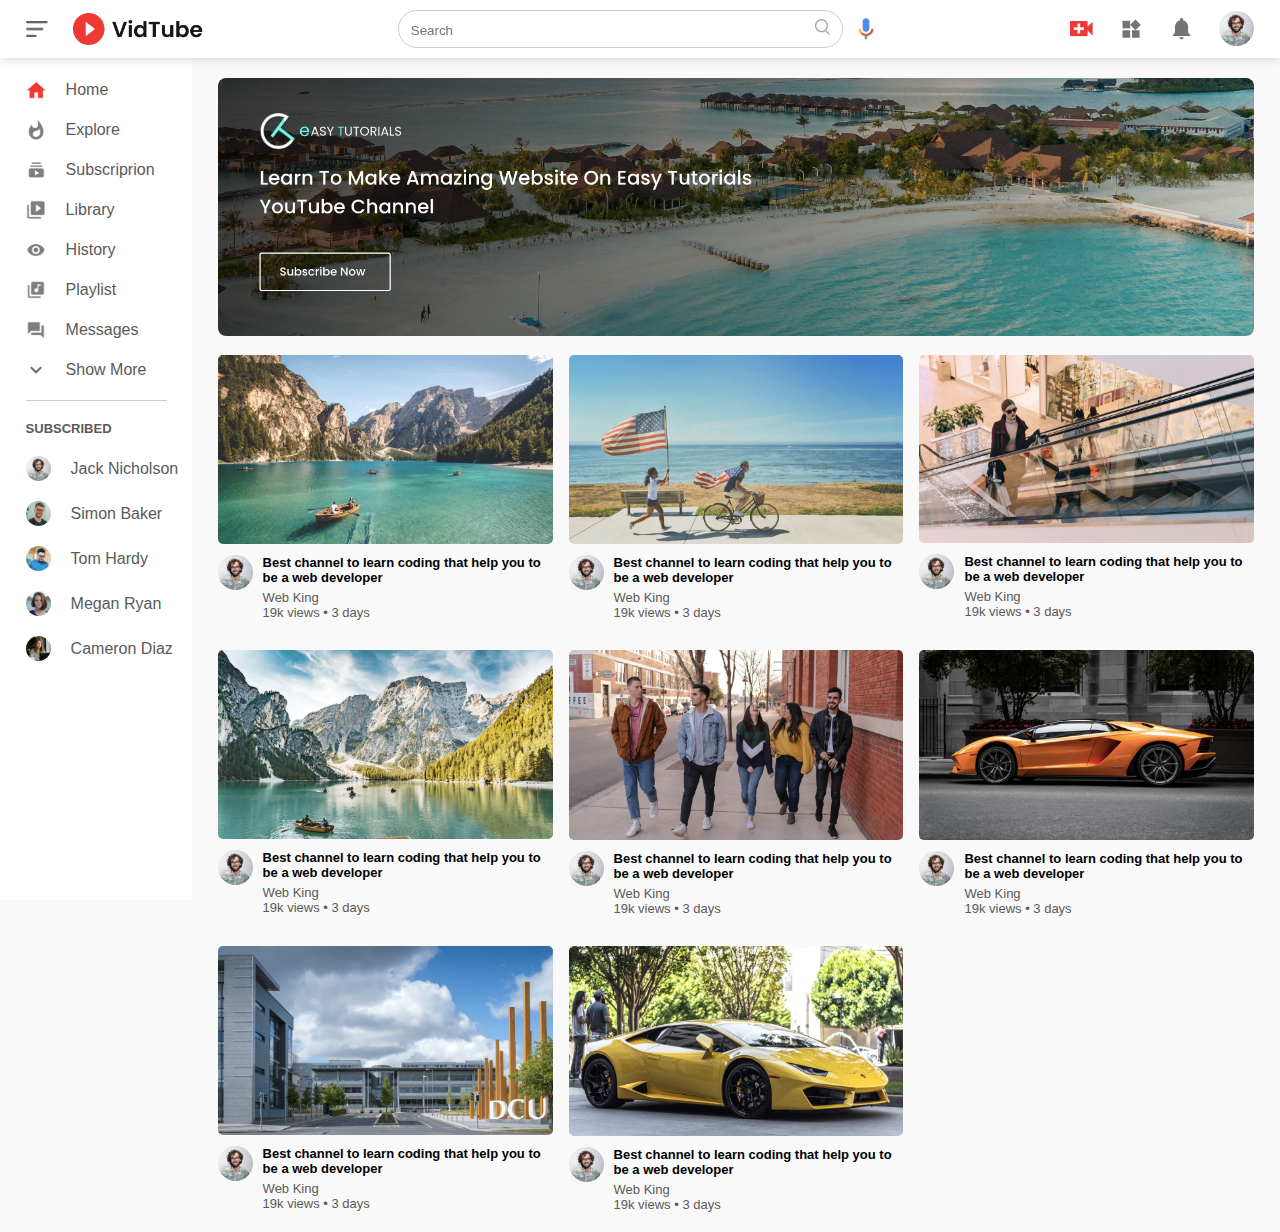
<file: index.html>
<!DOCTYPE html>
<html lang="en">
<head>
    <meta charset="UTF-8">
    <meta name="viewport" content="width=device-width, initial-scale=1.0">
    <title>VidTube</title>
    <link rel="stylesheet" href="style.css">
</head>
<body>

    <nav class="flex-div">
       <div class="nav-left flex-div">
        <img src="images/menu.png" alt="" class="menu-icon">
        <img src="images/logo.png" alt="" class="logo">
       </div> 
       <div class="nav-middle flex-div">
        <div class="search-box">
            <input type="text" placeholder="Search">
            <img src="images/search.png" alt="">
        </div>
        <img src="images/voice-search.png" alt="" class="mic-icon">
       </div> 
       <div class="nav-right flex-div" >
        <img src="images/upload.png  " alt="">
        <img src="images/more.png " alt="">
        <img src="images/notification.png  " alt="">
        <img src="images/Jack.png" alt="" class="user-icon">
       </div> 
    </nav>

    <!-- ------------sidebar-------------- -->
    <div class="sidebar">
        <div class="shortcut-links">
            <a href=""><img src="images/home.png" alt=""><p>Home</p></a>
            <a href=""><img src="images/explore.png" alt=""><p>Explore</p></a>
            <a href=""><img src="images/subscriprion.png" alt=""><p>Subscriprion</p></a>
            <a href=""><img src="images/library.png" alt=""><p>Library</p></a>
            <a href=""><img src="images/history.png" alt=""><p>History</p></a>
            <a href=""><img src="images/playlist.png" alt=""><p>Playlist</p></a>
            <a href=""><img src="images/messages.png" alt=""><p>Messages</p></a>
            <a href=""><img src="images/show-more.png" alt=""><p>Show More</p></a>
            <hr>
        </div>
        <div class="subscribed-list">
            <h3>SUBSCRIBED</h3>
            <a href=""><img src="images/Jack.png" alt=""><p>Jack Nicholson</p></a>
            <a href=""><img src="images/simon.png" alt=""><p>Simon Baker</p></a>
            <a href=""><img src="images/tom.png" alt=""><p>Tom Hardy</p></a>
            <a href=""><img src="images/megan.png" alt=""><p>Megan Ryan</p></a>
            <a href=""><img src="images/cameron.png" alt=""><p>Cameron Diaz</p></a>
        </div>
    </div>


    <!-- ---------------------main--------------- -->
    <div class="container">
        <div class="banner">
            <img src="images/banner.png" alt="">
        </div>
        <div class="list-container">
            <div class="vid-list">
                <a href="video.html"><img src="images/thumbnail1.png" alt="" class="thumbnail"></a>
                <div class="flex-div">
                    <img src="images/Jack.png" alt="">
                    <div class="vid-info">
                        <a href="video.html">Best channel to learn coding that help you to be a web developer</a>
                        <p>Web King</p>
                        <p>19k views &bull; 3 days</p>
                    </div>
                </div>
            </div>
            <div class="vid-list">
                <a href=""><img src="images/thumbnail2.png" alt="" class="thumbnail"></a>
                <div class="flex-div">
                    <img src="images/Jack.png" alt="">
                    <div class="vid-info">
                        <a href="">Best channel to learn coding that help you to be a web developer</a>
                        <p>Web King</p>
                        <p>19k views &bull; 3 days</p>
                    </div>
                </div>
            </div>
            <div class="vid-list">
                <a href=""><img src="images/thumbnail3.png" alt="" class="thumbnail"></a>
                <div class="flex-div">
                    <img src="images/Jack.png" alt="">
                    <div class="vid-info">
                        <a href="">Best channel to learn coding that help you to be a web developer</a>
                        <p>Web King</p>
                        <p>19k views &bull; 3 days</p>
                    </div>
                </div>
            </div>
            <div class="vid-list">
                <a href=""><img src="images/thumbnail4.png" alt="" class="thumbnail"></a>
                <div class="flex-div">
                    <img src="images/Jack.png" alt="">
                    <div class="vid-info">
                        <a href="">Best channel to learn coding that help you to be a web developer</a>
                        <p>Web King</p>
                        <p>19k views &bull; 3 days</p>
                    </div>
                </div>
            </div>
            <div class="vid-list">
                <a href=""><img src="images/thumbnail5.png" alt="" class="thumbnail"></a>
                <div class="flex-div">
                    <img src="images/Jack.png" alt="">
                    <div class="vid-info">
                        <a href="">Best channel to learn coding that help you to be a web developer</a>
                        <p>Web King</p>
                        <p>19k views &bull; 3 days</p>
                    </div>
                </div>
            </div>
            <div class="vid-list">
                <a href=""><img src="images/thumbnail6.png" alt="" class="thumbnail"></a>
                <div class="flex-div">
                    <img src="images/Jack.png" alt="">
                    <div class="vid-info">
                        <a href="">Best channel to learn coding that help you to be a web developer</a>
                        <p>Web King</p>
                        <p>19k views &bull; 3 days</p>
                    </div>
                </div>
            </div>
            <div class="vid-list">
                <a href=""><img src="images/thumbnail7.png" alt="" class="thumbnail"></a>
                <div class="flex-div">
                    <img src="images/Jack.png" alt="">
                    <div class="vid-info">
                        <a href="">Best channel to learn coding that help you to be a web developer</a>
                        <p>Web King</p>
                        <p>19k views &bull; 3 days</p>
                    </div>
                </div>
            </div>
            <div class="vid-list">
                <a href=""><img src="images/thumbnail8.png" alt="" class="thumbnail"></a>
                <div class="flex-div">
                    <img src="images/Jack.png" alt="">
                    <div class="vid-info">
                        <a href="">Best channel to learn coding that help you to be a web developer</a>
                        <p>Web King</p>
                        <p>19k views &bull; 3 days</p>
                    </div>
                </div>
            </div>
        </div>
    </div>

<script src="script.js"></script>
</body>
</html>
</file>
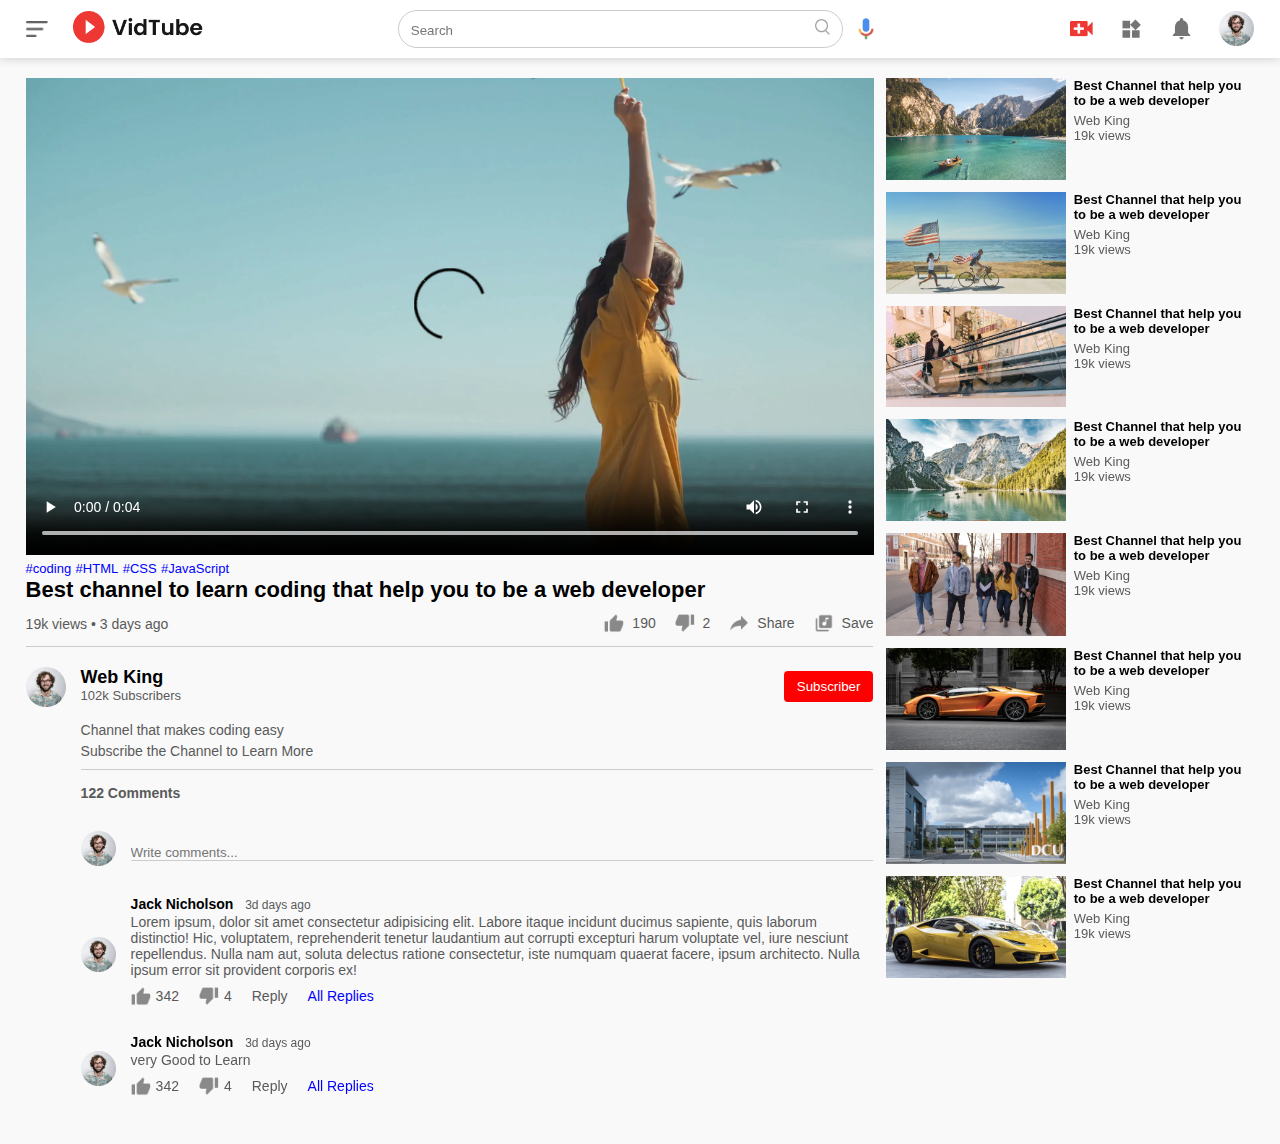
<file: video.html>
<!DOCTYPE html>
<html lang="en">
<head>
    <meta charset="UTF-8">
    <meta name="viewport" content="width=device-width, initial-scale=1.0">
    <title>Video Page</title>
    <link rel="stylesheet" href="style.css">
</head>
<body>
    <nav class="flex-div">
        <div class="nav-left flex-div">
         <img src="images/menu.png" alt="" class="menu-icon">
         <a href="./index.html"><img src="images/logo.png" alt="" class="logo"></a>
        </div> 
        <div class="nav-middle flex-div">
         <div class="search-box">
             <input type="text" placeholder="Search">
             <img src="images/search.png" alt="">
         </div>
         <img src="images/voice-search.png" alt="" class="mic-icon">
        </div> 
        <div class="nav-right flex-div" >
         <img src="images/upload.png  " alt="">
         <img src="images/more.png " alt="">
         <img src="images/notification.png  " alt="">
         <img src="images/Jack.png" alt="" class="user-icon">
        </div> 
     </nav>

     <div class="container play-container">
        <div class="row">
            <div class="play-video">
                <video controls autoplay>
                    <source src="images/video.mp4" type="video/mp4">
                </video>
                <div class="tags">
                    <a href="">#coding</a> <a href="">#HTML</a> <a href="">#CSS</a> <a href="">#JavaScript</a>
                </div>
                <h3>Best channel to learn coding that help you to be a web developer</h3>
                <div class="play-video-info">
                    <p>19k views &bull; 3 days ago</p>
                    <div>
                        <a href=""><img src="images/like.png" alt="">190</a>
                        <a href=""><img src="images/dislike.png" alt="">2</a>
                        <a href=""><img src="images/share.png" alt="">Share</a>
                        <a href=""><img src="images/save.png" alt="">Save</a>
                    </div>
                </div>
                <hr>
                <div class="plublisher">
                    <img src="images/Jack.png" alt="">
                    <div>
                        <p>Web King</p>
                        <span>102k Subscribers</span>
                    </div>
                    <button type="button">Subscriber</button>
                </div>
                <div class="vid-description">
                    <p>Channel that makes coding easy</p>
                    <p>Subscribe the Channel to Learn More</p>
                    <hr>
                    <h4>122 Comments</h4>

                    <div class="add-comment">
                        <img src="images/Jack.png" alt="">
                        <input type="text" placeholder="Write comments...">
                    </div>
                    <div class="old-comment">
                        <img src="images/Jack.png" alt="">
                        <div>
                            <h3>Jack Nicholson <span>3d days ago</span></h3>
                            <p>Lorem ipsum, dolor sit amet consectetur adipisicing elit. Labore itaque incidunt ducimus sapiente, quis laborum distinctio! Hic, voluptatem, reprehenderit tenetur laudantium aut corrupti excepturi harum voluptate vel, iure nesciunt repellendus. Nulla nam aut, soluta delectus ratione consectetur, iste numquam quaerat facere, ipsum architecto. Nulla ipsum error sit provident corporis ex!</p>
                            <div class="comment-action">
                                <img src="images/like.png" alt="">
                                <span>342</span>
                                <img src="images/dislike.png" alt="">
                                <span>4</span>
                                <span>Reply</span>
                                <a href="">All Replies</a>
                            </div>
                        </div>
                    </div>
                    <div class="old-comment">
                        <img src="images/Jack.png" alt="">
                        <div>
                            <h3>Jack Nicholson <span>3d days ago</span></h3>
                            <p>very Good to Learn</p>
                            <div class="comment-action">
                                <img src="images/like.png" alt="">
                                <span>342</span>
                                <img src="images/dislike.png" alt="">
                                <span>4</span>
                                <span>Reply</span>
                                <a href="">All Replies</a>
                            </div>
                        </div>
                    </div>
                </div>

            </div>
            <div class="right-sidebar">
                <div class="side-video-list">
                    <a href="" class="small-thumbnail"><img src="images/thumbnail1.png" alt=""></a>
                    <div class="vid-info">
                        <a href="">Best Channel that help you to be a web developer</a>
                        <p>Web King</p>
                        <p>19k views</p>
                    </div>
                </div>
                <div class="side-video-list">
                    <a href="" class="small-thumbnail"><img src="images/thumbnail2.png" alt=""></a>
                    <div class="vid-info">
                        <a href="">Best Channel that help you to be a web developer</a>
                        <p>Web King</p>
                        <p>19k views</p>
                    </div>
                </div>
                <div class="side-video-list">
                    <a href="" class="small-thumbnail"><img src="images/thumbnail3.png" alt=""></a>
                    <div class="vid-info">
                        <a href="">Best Channel that help you to be a web developer</a>
                        <p>Web King</p>
                        <p>19k views</p>
                    </div>
                </div>
                <div class="side-video-list">
                    <a href="" class="small-thumbnail"><img src="images/thumbnail4.png" alt=""></a>
                    <div class="vid-info">
                        <a href="">Best Channel that help you to be a web developer</a>
                        <p>Web King</p>
                        <p>19k views</p>
                    </div>
                </div>
                <div class="side-video-list">
                    <a href="" class="small-thumbnail"><img src="images/thumbnail5.png" alt=""></a>
                    <div class="vid-info">
                        <a href="">Best Channel that help you to be a web developer</a>
                        <p>Web King</p>
                        <p>19k views</p>
                    </div>
                </div>
                <div class="side-video-list">
                    <a href="" class="small-thumbnail"><img src="images/thumbnail6.png" alt=""></a>
                    <div class="vid-info">
                        <a href="">Best Channel that help you to be a web developer</a>
                        <p>Web King</p>
                        <p>19k views</p>
                    </div>
                </div>
                <div class="side-video-list">
                    <a href="" class="small-thumbnail"><img src="images/thumbnail7.png" alt=""></a>
                    <div class="vid-info">
                        <a href="">Best Channel that help you to be a web developer</a>
                        <p>Web King</p>
                        <p>19k views</p>
                    </div>
                </div>
                <div class="side-video-list">
                    <a href="" class="small-thumbnail"><img src="images/thumbnail8.png" alt=""></a>
                    <div class="vid-info">
                        <a href="">Best Channel that help you to be a web developer</a>
                        <p>Web King</p>
                        <p>19k views</p>
                    </div>
                </div>
            </div>
        </div>
     </div>
</body>
</html>
</file>
<file: style.css>
*{
    margin: 0;
    padding: 0;
    font-family: sans-serif;
    box-sizing: border-box;
}
a{
    text-decoration: none;
    color: #5a5a5a;
}
img{
    cursor: pointer;
}
.flex-div{
    display: flex;
    align-items: center;
}
nav{
    padding: 10px 2%;
    justify-content: space-between;
    box-shadow: 0 0 10px rgba(0, 0, 0, 0.2);
    background: #fff;
    position: sticky;
    top:0;
    z-index: 10;
}
.nav-right img{
    width: 25px;
    margin-right: 25px;
}
.nav-right .user-icon{
    width: 35px;
    border-radius: 50%;
    margin-right: 0px;
}
.nav-left .menu-icon{
    width: 22px;
    margin-right: 25px;
}
.nav-left .logo{
    width: 130px;
}
.nav-middle .mic-icon{
    width: 16px;
}
.nav-middle .search-box{
    border: 1px solid #ccc;
    margin-right: 15px;
    padding: 8px 12px;
    border-radius: 25px;
}
.nav-middle .search-box input{
    width:400px;
    border: 0;
    outline: 0;
    background: transparent;
}
.nav-middle .search-box img{
    width: 15px;
}

/* -------------------sidebar-------- */

.sidebar{
    background: #fff;
    width: 15%;
    height: 100vh;
    position: fixed;
    top:0;
    padding-left: 2%;
    padding-top: 80px;
}
.shortcut-links a img{
    width: 20px;
    margin-right: 20px;
}
.shortcut-links a{
    display: flex;
    align-items: center;
    margin-bottom: 20px;
    width: fit-content;
    flex-wrap: wrap;
}
.shortcut-link a:first-child{
    color: #ed3833;
}
.sidebar hr{
    border: 0;
    height: 1px;
    background: #ccc;
    width: 85%;
}
.subscribed-list h3{
    font-size: 13px;
    margin: 20px 0px;
    color:#5a5a5a;
}
.subscribed-list a{
    display: flex;
    align-items: center;
    margin-bottom: 20px;
    width: fit-content;
    flex-wrap: wrap;
}
.subscribed-list a img{
    width: 25px;
    border-radius: 50%;
    margin-right: 20px;
}
.small-sidebar{
    width: 5%;
}
.small-sidebar a p{
    display: none;
}
.small-sidebar h3{
    display: none;
}
.small-sidebar hr{
    width: 50%;
    margin-bottom: 25px;
}

/* -----------mian--------------- */
.container{
    background: #f9f9f9;
    padding-left: 17%;
    padding-right: 2%;
    padding-top: 20px;
    padding-bottom: 20px;
}
.large-container{
    padding-left: 7%;
}
.banner{
    width: 100%;
}
.banner img{
    width: 100%;
    border-radius: 8px;
}
.list-container{
    display: grid;
    grid-template-columns: repeat(auto-fit,minmax(250px,1fr));
    grid-column-gap:16px;
    grid-row-gap:30px;
    margin-top: 15px;
}
.vid-list .thumbnail{
    width: 100%;
    border-radius: 5px;
}
.vid-list .flex-div{
    align-items: flex-start;
    margin-top: 7px;
}
.vid-list .flex-div img{
    width: 35px;
    margin-right: 10px;
    border-radius: 50%;
}
.vid-info{
    color: #5a5a5a;
    font-size: 13px;
}
.vid-info a{
    color: #000;
    font-weight: 600;
    display: block;
    margin-bottom: 5px;
}
@media(max-width:900px) {
   .menu-icon{
    display: none;
   }
   .sidebar{
    display: none;
   }
   .container,.list-container{
    padding-left: 5%;
    padding-right: 5%;
   }
   .nav-right img{
    display: none;
   }
   .nav-right .user-icon{
    display: block;
    width: 30px;
   }
   .nav-middle .search-box input{
    width: 100px;;
   } 
   .nav-middle .mic-icon{
    display: none;
   }
   .logo{
    width: 90px;
   }
}


/* --------------------video page----------- */
.play-container{
    padding-left: 2%;
}
.row{
    display: flex;
    justify-content: space-between;
    flex-wrap: wrap;
}
.play-video{
    flex-basis: 69%;
}
.right-sidebar{
    flex-basis: 30%;
}
.play-video video{
    width: 100%;
}
.side-video-list{
    display: flex;
    justify-content: space-between;
    margin-bottom: 8px;
}
.side-video-list img{
    width: 100%;
}
.side-video-list .small-thumbnail{
    flex-basis: 49%;
}
.side-video-list .vid-info{
    flex-basis: 49%;
}
.play-video .tags a{
    color:#0000ff;
    font-size: 13px;
}
.play-video h3{
    font-weight: 600;
    font-size: 22px;
} 
.play-video .play-video-info{
    display: flex;
    align-items: center;
    justify-content: space-between;
    flex-wrap: wrap;
    margin-top: 10px;
    font-size: 14px;
    color:#5a5a5a;
}
.play-video .play-video-info a img{
    width: 20px;
    margin-right: 8px;
}
.play-video .play-video-info a{
    display: inline-flex;
    align-items: center;
    margin-left: 15px;
}
.play-video hr{
    border: 0;
    height: 1px;
    background: #ccc;
    margin: 10px 0px;
}
.plublisher{
    display: flex;
    align-items: center;
    margin-top: 20px;
}
.plublisher div{
    flex: 1;
    line-height: 18px;
}
.plublisher img{
    width: 40px;
    border-radius: 50%;
    margin-right: 15px;
} 
.plublisher div p{
    color:#000;
    font-weight: 600;
    font-size: 18px;
}
.plublisher span{
    font-size: 13px;
    color:#5a5a5a;
} 
.plublisher button{
    background: red;
    color:#fff;
    padding: 8px 13px;
    border: 0;
    outline: 0;
    border-radius: 4px;
    cursor: pointer;
}
.vid-description{
    padding-left: 55px;
    margin: 15px 0px;
}
.vid-description p{
    font-size: 14px;
    margin-bottom: 5px;
    color:#5a5a5a;
}
.vid-description h4{
    font-size: 14px;
    color: #5a5a5a;
    margin-top: 15px;
}
.add-comment{
    display: flex;
    align-items: center;
    margin: 30px 0px;
}
.add-comment img{
    width:35px;
    border-radius: 50%;
    margin-right: 15px;
}
.add-comment input{
    border:0;
    outline: 0;
    border-bottom: 1px solid #ccc;
    width: 100%;
    padding-top: 10px;
    background: transparent;
}
.old-comment{
    display: flex;
    align-items: center;
    margin: 20px 0px;
}
.old-comment img{
    width: 35px;
    border-radius: 50%;
    margin-right: 15px;
}
.old-comment h3{
    font-size: 14px;
    margin-bottom: 2px;
}
.old-comment h3 span{
    font-size: 12px;
    color:#5a5a5a;
    font-weight: 500;
    margin-left: 8px;
}
.old-comment .comment-action{
    display: flex;
    align-items: center;
    margin: 8px 0px;
    font-size: 14px;
}
.old-comment .comment-action img{
    border-radius: 0;
    width: 20px;
    margin-right: 5px;
}
.old-comment .comment-action span{
    margin-right: 20px;
    color:#5a5a5a;
}
.old-comment .comment-action a{
    color: #0000ff;
}
@media (max-width:900px){
    .play-video{
        flex-basis: 100%;
    }
    .right-sidebar{
        flex-basis: 100%;
    }
    .play-container{
        padding-left: 5%;
    }
    .vid-description{
        padding-left: 0;
    }
    .play-video .play-video-info a{
        margin-left: 0;
        margin-right: 15px;
        margin-top: 15px;
    }
}
</file>
